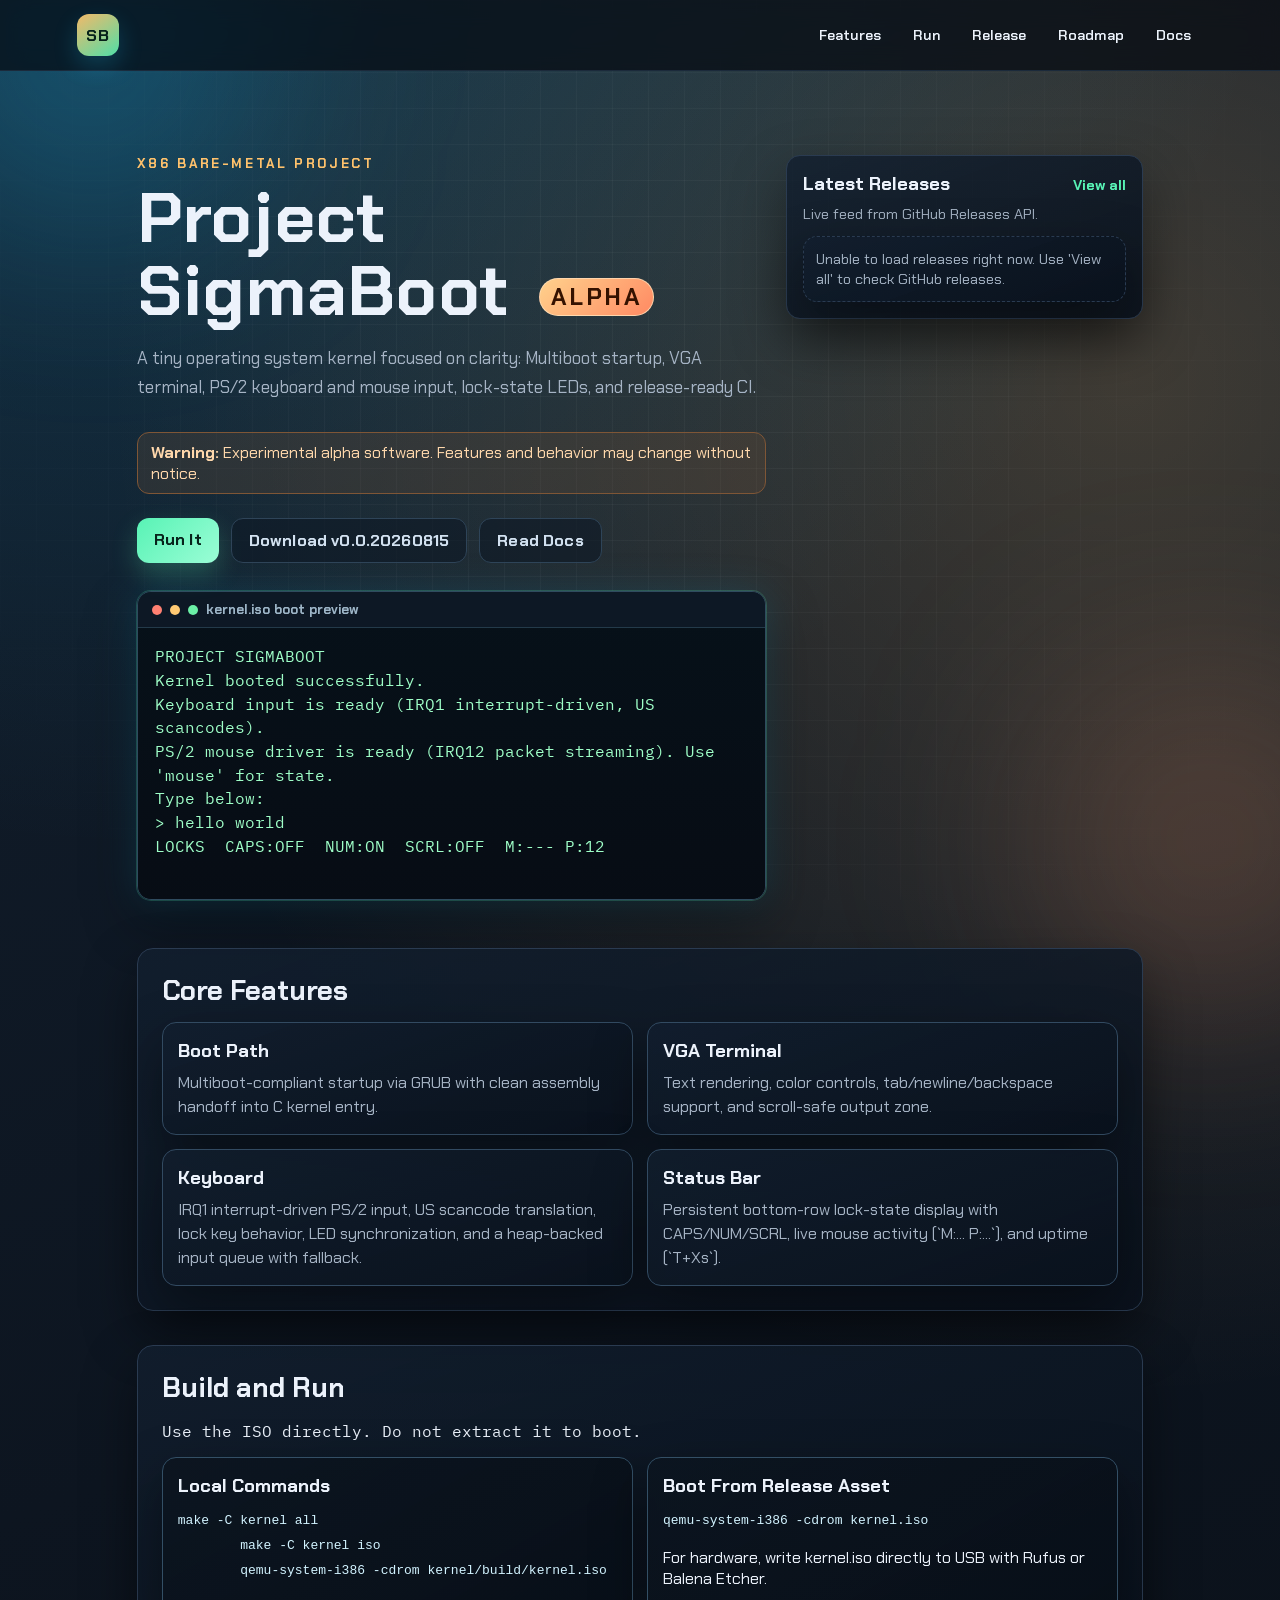
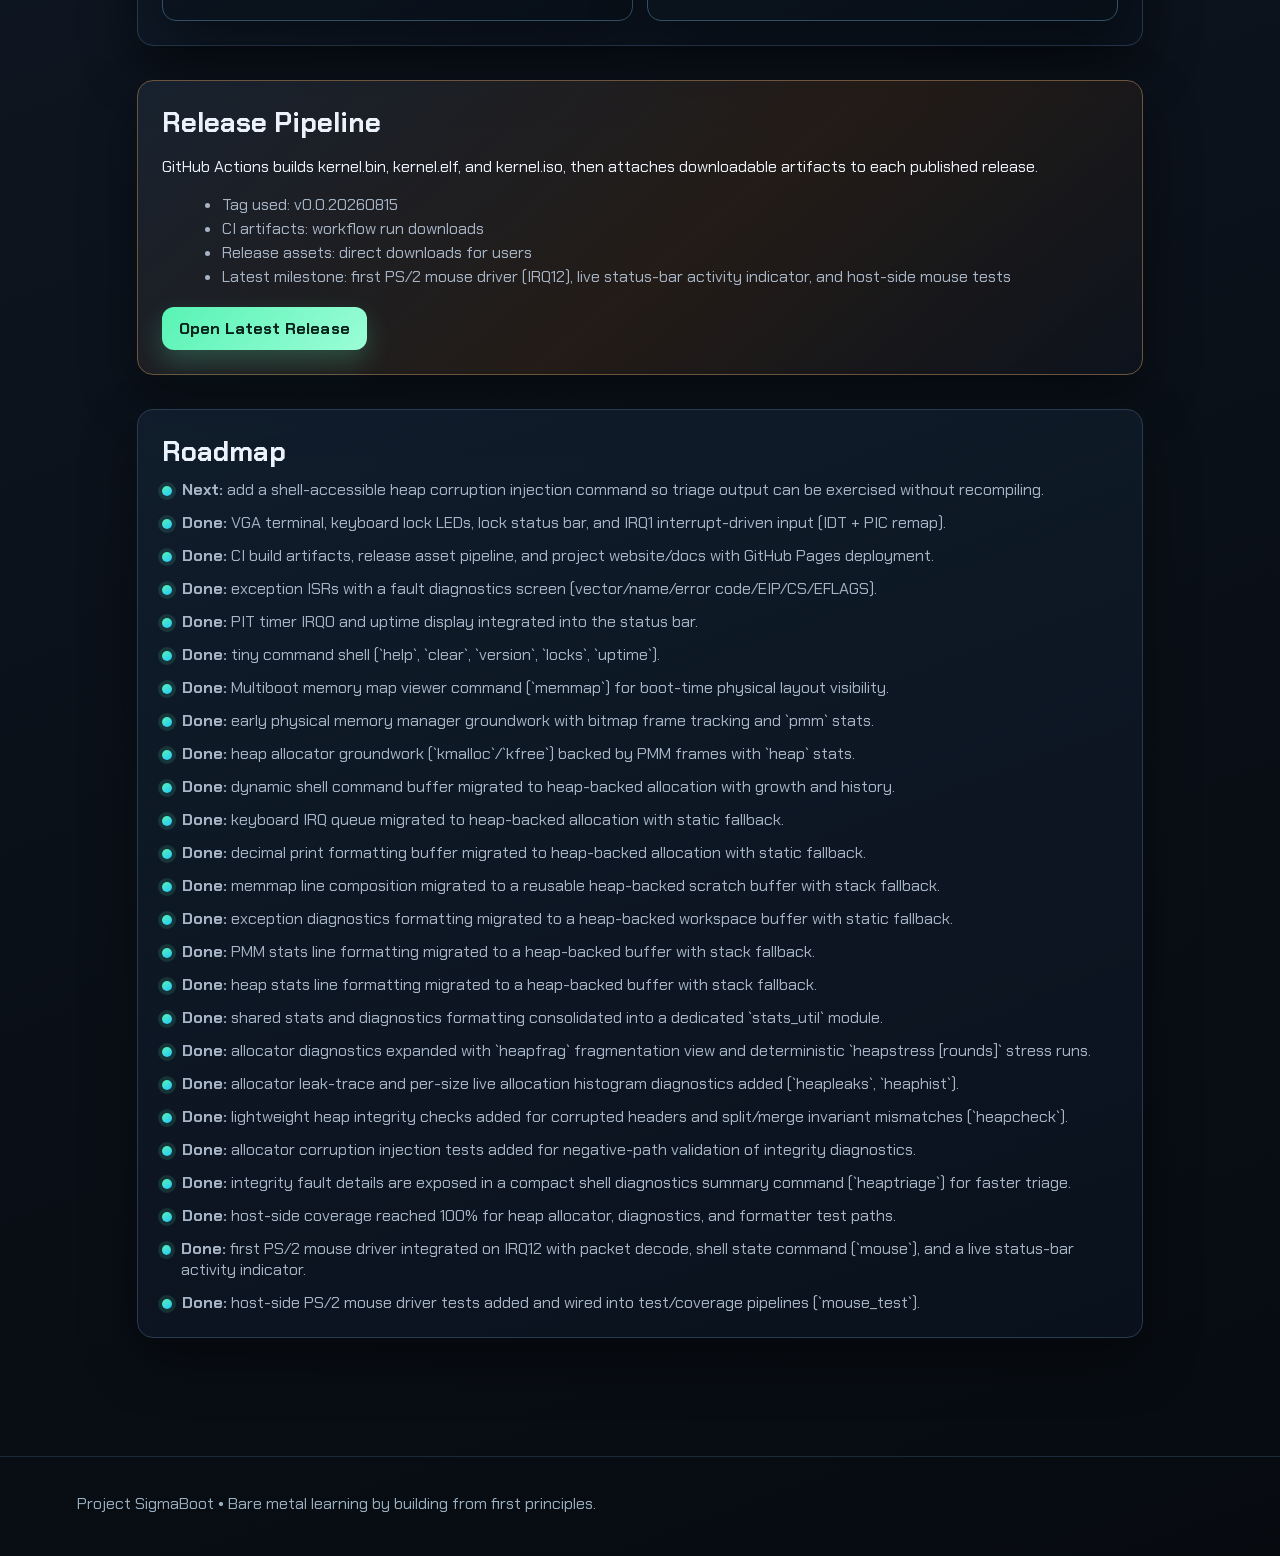
<file: site/index.html>
<!doctype html>
<html lang="en">
<head>
  <meta charset="UTF-8">
  <meta name="viewport" content="width=device-width, initial-scale=1.0">
  <title>Project SigmaBoot | Bare Metal, Visible</title>
  <meta name="description" content="Project SigmaBoot: a minimal x86 kernel with VGA terminal, interrupt-driven keyboard, shell, CI artifacts, and release pipeline.">
  <link rel="preconnect" href="https://fonts.googleapis.com">
  <link rel="preconnect" href="https://fonts.gstatic.com" crossorigin>
  <link href="https://fonts.googleapis.com/css2?family=Chakra+Petch:wght@400;600;700&family=IBM+Plex+Mono:wght@400;500;700&display=swap" rel="stylesheet">
  <link rel="stylesheet" href="styles.css">
</head>
<body>
  <div class="bg-grid" aria-hidden="true"></div>
  <header class="topbar">
    <div class="logo">SB</div>
    <nav>
      <a href="#features">Features</a>
      <a href="#run">Run</a>
      <a href="#release">Release</a>
      <a href="#roadmap">Roadmap</a>
      <a href="docs.html">Docs</a>
    </nav>
  </header>

  <main>
    <section class="hero reveal">
      <div class="hero-layout">
        <div class="hero-main">
          <p class="eyebrow">x86 Bare-Metal Project</p>
          <h1>Project SigmaBoot <span class="alpha-badge">ALPHA</span></h1>
          <p class="subtitle">
            A tiny operating system kernel focused on clarity: Multiboot startup,
            VGA terminal, PS/2 keyboard and mouse input, lock-state LEDs, and release-ready CI.
          </p>
          <p class="warning-note"><strong>Warning:</strong> Experimental alpha software. Features and behavior may change without notice.</p>
          <div class="cta-row">
            <a class="btn btn-primary" href="#run">Run It</a>
            <a class="btn btn-ghost" href="#release" id="download-latest-btn">Download v0.0.20260815</a>
            <a class="btn btn-ghost" href="docs.html">Read Docs</a>
          </div>
          <div class="terminal-glimpse" aria-label="Terminal preview">
            <div class="terminal-top">
              <span></span><span></span><span></span>
              <strong>kernel.iso boot preview</strong>
            </div>
            <pre>
PROJECT SIGMABOOT
Kernel booted successfully.
Keyboard input is ready (IRQ1 interrupt-driven, US scancodes).
PS/2 mouse driver is ready (IRQ12 packet streaming). Use 'mouse' for state.
Type below:
> hello world
LOCKS  CAPS:OFF  NUM:ON  SCRL:OFF  M:--- P:12
            </pre>
          </div>
        </div>

        <aside class="release-live" aria-labelledby="release-live-title">
          <div class="release-live-head">
            <h2 id="release-live-title">Latest Releases</h2>
            <a href="https://github.com/Zaid-maker/kernel/releases" target="_blank" rel="noopener noreferrer">View all</a>
          </div>
          <p class="release-live-sub">Live feed from GitHub Releases API.</p>
          <ul id="release-list" class="release-list">
            <li class="release-state">Loading releases...</li>
          </ul>
        </aside>
      </div>
    </section>

    <section id="features" class="panel reveal stagger">
      <h2>Core Features</h2>
      <div class="card-grid">
        <article class="card">
          <h3>Boot Path</h3>
          <p>Multiboot-compliant startup via GRUB with clean assembly handoff into C kernel entry.</p>
        </article>
        <article class="card">
          <h3>VGA Terminal</h3>
          <p>Text rendering, color controls, tab/newline/backspace support, and scroll-safe output zone.</p>
        </article>
        <article class="card">
          <h3>Keyboard</h3>
          <p>IRQ1 interrupt-driven PS/2 input, US scancode translation, lock key behavior, LED synchronization, and a heap-backed input queue with fallback.</p>
        </article>
        <article class="card">
          <h3>Status Bar</h3>
          <p>Persistent bottom-row lock-state display with CAPS/NUM/SCRL, live mouse activity (`M:... P:...`), and uptime (`T+Xs`).</p>
        </article>
      </div>
    </section>

    <section id="run" class="panel reveal stagger">
      <h2>Build and Run</h2>
      <p class="mono">Use the ISO directly. Do not extract it to boot.</p>
      <div class="split">
        <div class="code-box">
          <h3>Local Commands</h3>
            <pre><code>make -C kernel all
        make -C kernel iso
        qemu-system-i386 -cdrom kernel/build/kernel.iso</code></pre>
        </div>
        <div class="code-box">
          <h3>Boot From Release Asset</h3>
          <pre><code>qemu-system-i386 -cdrom kernel.iso</code></pre>
          <p>For hardware, write kernel.iso directly to USB with Rufus or Balena Etcher.</p>
        </div>
      </div>
    </section>

    <section id="release" class="panel accent reveal stagger">
      <h2>Release Pipeline</h2>
      <p>
        GitHub Actions builds kernel.bin, kernel.elf, and kernel.iso,
        then attaches downloadable artifacts to each published release.
      </p>
      <ul>
        <li>Tag used: v0.0.20260815</li>
        <li>CI artifacts: workflow run downloads</li>
        <li>Release assets: direct downloads for users</li>
        <li>Latest milestone: first PS/2 mouse driver (IRQ12), live status-bar activity indicator, and host-side mouse tests</li>
      </ul>
      <a class="btn btn-primary" href="https://github.com/Zaid-maker/kernel/releases/latest" id="release-link" target="_blank" rel="noopener noreferrer">Open Latest Release</a>
    </section>

    <section id="roadmap" class="panel reveal stagger">
      <h2>Roadmap</h2>
      <div class="timeline">
        <div class="point">
          <span></span>
          <p><strong>Next:</strong> add a shell-accessible heap corruption injection command so triage output can be exercised without recompiling.</p>
        </div>
        <div class="point">
          <span></span>
          <p><strong>Done:</strong> VGA terminal, keyboard lock LEDs, lock status bar, and IRQ1 interrupt-driven input (IDT + PIC remap).</p>
        </div>
        <div class="point">
          <span></span>
          <p><strong>Done:</strong> CI build artifacts, release asset pipeline, and project website/docs with GitHub Pages deployment.</p>
        </div>
        <div class="point">
          <span></span>
          <p><strong>Done:</strong> exception ISRs with a fault diagnostics screen (vector/name/error code/EIP/CS/EFLAGS).</p>
        </div>
        <div class="point">
          <span></span>
          <p><strong>Done:</strong> PIT timer IRQ0 and uptime display integrated into the status bar.</p>
        </div>
        <div class="point">
          <span></span>
          <p><strong>Done:</strong> tiny command shell (`help`, `clear`, `version`, `locks`, `uptime`).</p>
        </div>
        <div class="point">
          <span></span>
          <p><strong>Done:</strong> Multiboot memory map viewer command (`memmap`) for boot-time physical layout visibility.</p>
        </div>
        <div class="point">
          <span></span>
          <p><strong>Done:</strong> early physical memory manager groundwork with bitmap frame tracking and `pmm` stats.</p>
        </div>
        <div class="point">
          <span></span>
          <p><strong>Done:</strong> heap allocator groundwork (`kmalloc`/`kfree`) backed by PMM frames with `heap` stats.</p>
        </div>
        <div class="point">
          <span></span>
          <p><strong>Done:</strong> dynamic shell command buffer migrated to heap-backed allocation with growth and history.</p>
        </div>
        <div class="point">
          <span></span>
          <p><strong>Done:</strong> keyboard IRQ queue migrated to heap-backed allocation with static fallback.</p>
        </div>
        <div class="point">
          <span></span>
          <p><strong>Done:</strong> decimal print formatting buffer migrated to heap-backed allocation with static fallback.</p>
        </div>
        <div class="point">
          <span></span>
          <p><strong>Done:</strong> memmap line composition migrated to a reusable heap-backed scratch buffer with stack fallback.</p>
        </div>
        <div class="point">
          <span></span>
          <p><strong>Done:</strong> exception diagnostics formatting migrated to a heap-backed workspace buffer with static fallback.</p>
        </div>
        <div class="point">
          <span></span>
          <p><strong>Done:</strong> PMM stats line formatting migrated to a heap-backed buffer with stack fallback.</p>
        </div>
        <div class="point">
          <span></span>
          <p><strong>Done:</strong> heap stats line formatting migrated to a heap-backed buffer with stack fallback.</p>
        </div>
        <div class="point">
          <span></span>
          <p><strong>Done:</strong> shared stats and diagnostics formatting consolidated into a dedicated `stats_util` module.</p>
        </div>
        <div class="point">
          <span></span>
          <p><strong>Done:</strong> allocator diagnostics expanded with `heapfrag` fragmentation view and deterministic `heapstress [rounds]` stress runs.</p>
        </div>
        <div class="point">
          <span></span>
          <p><strong>Done:</strong> allocator leak-trace and per-size live allocation histogram diagnostics added (`heapleaks`, `heaphist`).</p>
        </div>
        <div class="point">
          <span></span>
          <p><strong>Done:</strong> lightweight heap integrity checks added for corrupted headers and split/merge invariant mismatches (`heapcheck`).</p>
        </div>
        <div class="point">
          <span></span>
          <p><strong>Done:</strong> allocator corruption injection tests added for negative-path validation of integrity diagnostics.</p>
        </div>
        <div class="point">
          <span></span>
          <p><strong>Done:</strong> integrity fault details are exposed in a compact shell diagnostics summary command (`heaptriage`) for faster triage.</p>
        </div>
        <div class="point">
          <span></span>
          <p><strong>Done:</strong> host-side coverage reached 100% for heap allocator, diagnostics, and formatter test paths.</p>
        </div>
        <div class="point">
          <span></span>
          <p><strong>Done:</strong> first PS/2 mouse driver integrated on IRQ12 with packet decode, shell state command (`mouse`), and a live status-bar activity indicator.</p>
        </div>
        <div class="point">
          <span></span>
          <p><strong>Done:</strong> host-side PS/2 mouse driver tests added and wired into test/coverage pipelines (`mouse_test`).</p>
        </div>
      </div>
    </section>
  </main>

  <footer>
    <p>Project SigmaBoot • Bare metal learning by building from first principles.</p>
  </footer>

  <script src="script.js"></script>
</body>
</html>
</file>
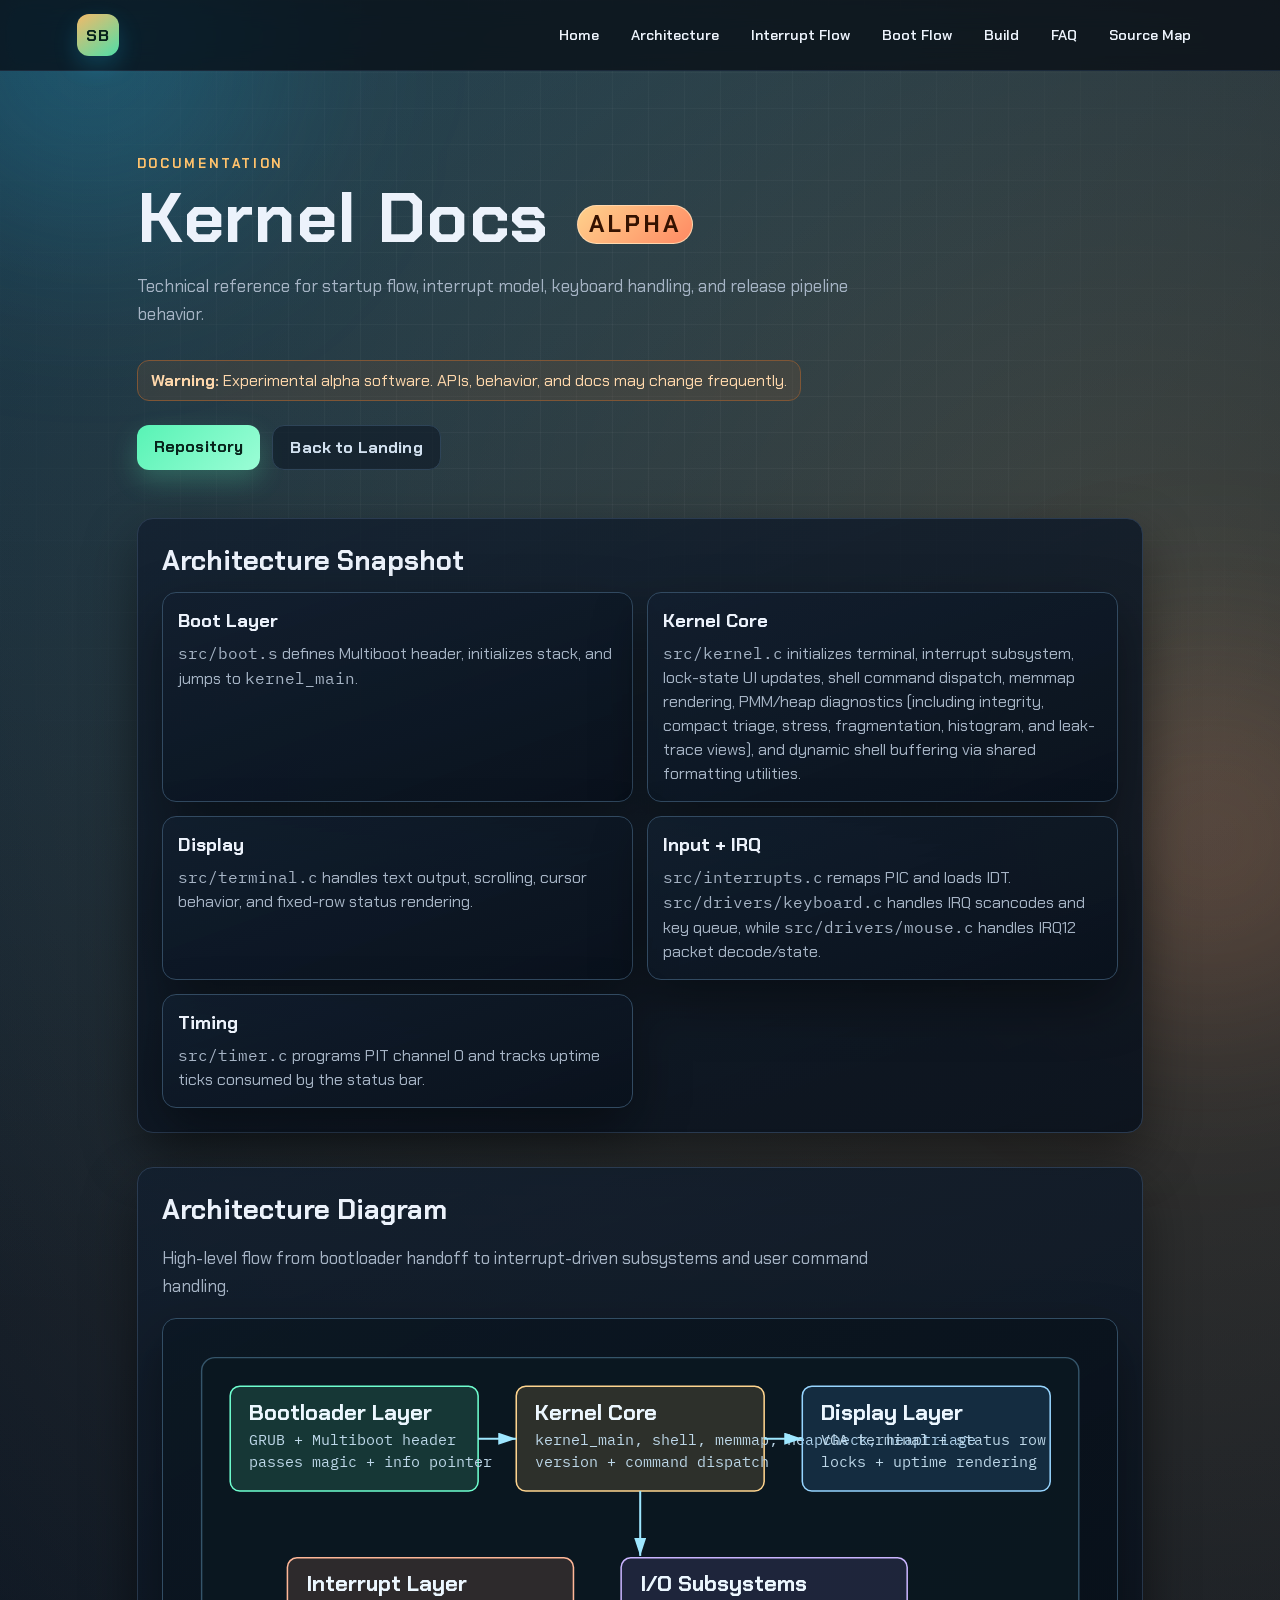
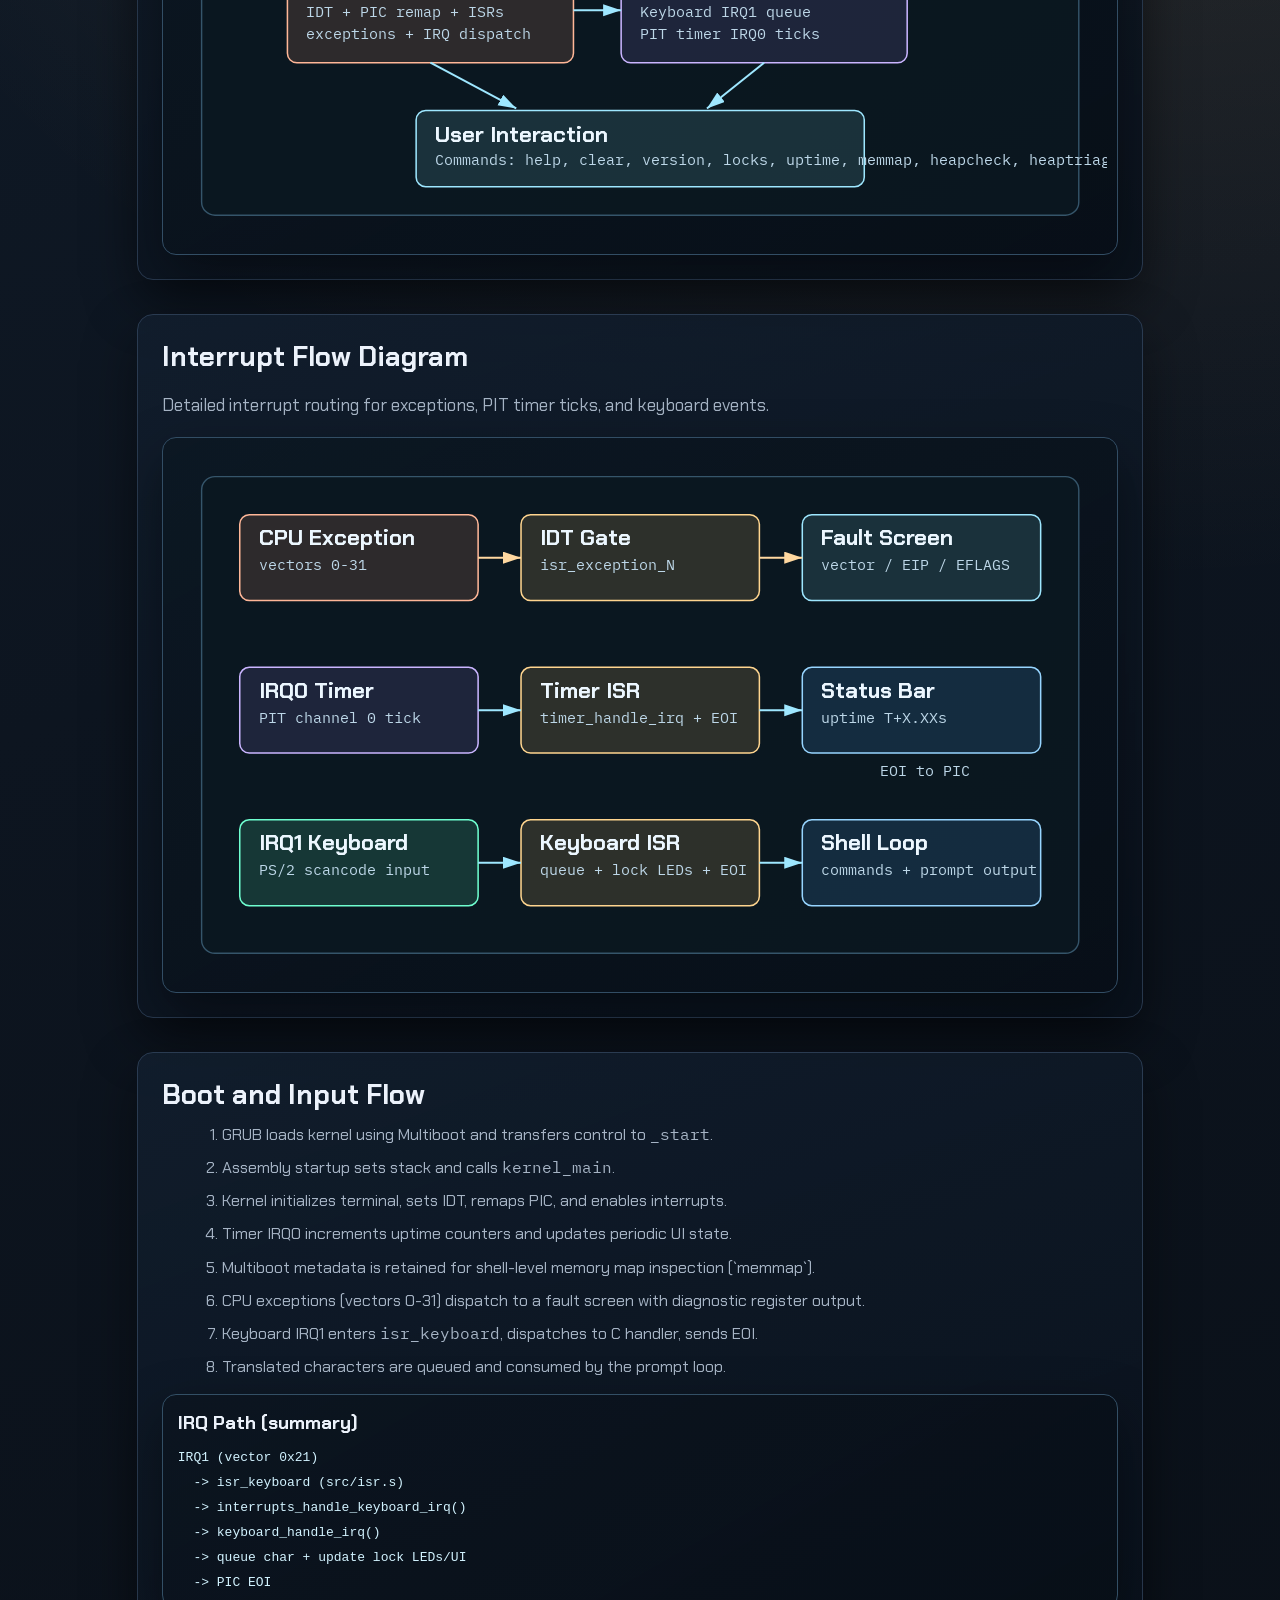
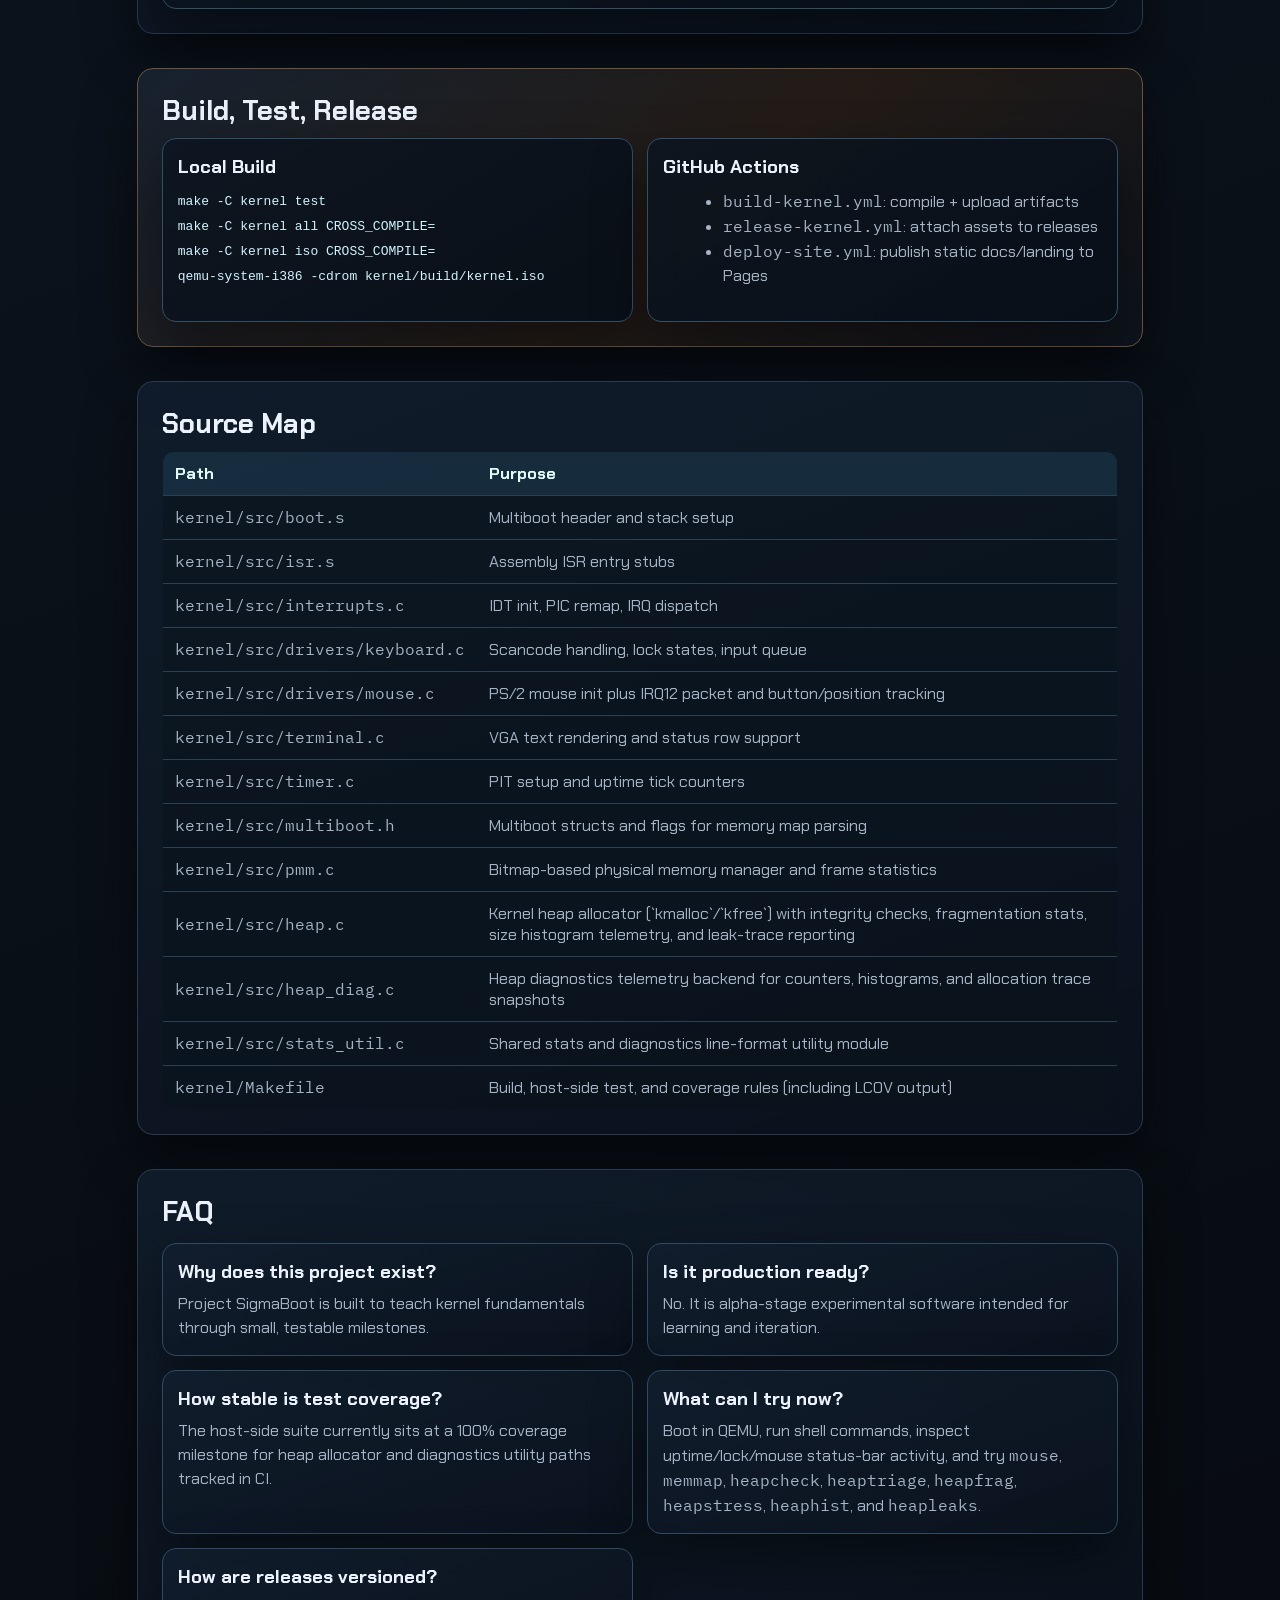
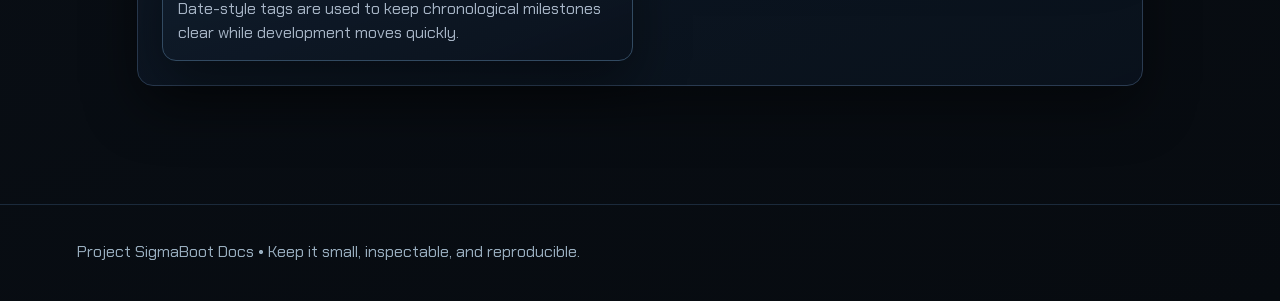
<file: site/docs.html>
<!doctype html>
<html lang="en">
<head>
  <meta charset="UTF-8">
  <meta name="viewport" content="width=device-width, initial-scale=1.0">
  <title>Project SigmaBoot Docs | Architecture and Build Guide</title>
  <meta name="description" content="Documentation for Project SigmaBoot: architecture, boot flow, keyboard IRQ path, shell, and release pipeline.">
  <link rel="preconnect" href="https://fonts.googleapis.com">
  <link rel="preconnect" href="https://fonts.gstatic.com" crossorigin>
  <link href="https://fonts.googleapis.com/css2?family=Chakra+Petch:wght@400;600;700&family=IBM+Plex+Mono:wght@400;500;700&display=swap" rel="stylesheet">
  <link rel="stylesheet" href="styles.css">
</head>
<body>
  <div class="bg-grid" aria-hidden="true"></div>
  <header class="topbar">
    <div class="logo">SB</div>
    <nav>
      <a href="index.html">Home</a>
      <a href="#architecture">Architecture</a>
      <a href="#interrupt-flow">Interrupt Flow</a>
      <a href="#flow">Boot Flow</a>
      <a href="#build">Build</a>
      <a href="#faq">FAQ</a>
      <a href="#files">Source Map</a>
    </nav>
  </header>

  <main>
    <section class="hero reveal">
      <p class="eyebrow">Documentation</p>
      <h1>Kernel Docs <span class="alpha-badge">ALPHA</span></h1>
      <p class="subtitle">
        Technical reference for startup flow, interrupt model, keyboard handling,
        and release pipeline behavior.
      </p>
      <p class="warning-note"><strong>Warning:</strong> Experimental alpha software. APIs, behavior, and docs may change frequently.</p>
      <div class="cta-row">
        <a class="btn btn-primary" href="https://github.com/Zaid-maker/kernel" target="_blank" rel="noopener noreferrer">Repository</a>
        <a class="btn btn-ghost" href="index.html">Back to Landing</a>
      </div>
    </section>

    <section id="architecture" class="panel reveal stagger">
      <h2>Architecture Snapshot</h2>
      <div class="doc-grid">
        <article class="doc-card">
          <h3>Boot Layer</h3>
          <p><span class="mono">src/boot.s</span> defines Multiboot header, initializes stack, and jumps to <span class="mono">kernel_main</span>.</p>
        </article>
        <article class="doc-card">
          <h3>Kernel Core</h3>
          <p><span class="mono">src/kernel.c</span> initializes terminal, interrupt subsystem, lock-state UI updates, shell command dispatch, memmap rendering, PMM/heap diagnostics (including integrity, compact triage, stress, fragmentation, histogram, and leak-trace views), and dynamic shell buffering via shared formatting utilities.</p>
        </article>
        <article class="doc-card">
          <h3>Display</h3>
          <p><span class="mono">src/terminal.c</span> handles text output, scrolling, cursor behavior, and fixed-row status rendering.</p>
        </article>
        <article class="doc-card">
          <h3>Input + IRQ</h3>
          <p><span class="mono">src/interrupts.c</span> remaps PIC and loads IDT. <span class="mono">src/drivers/keyboard.c</span> handles IRQ scancodes and key queue, while <span class="mono">src/drivers/mouse.c</span> handles IRQ12 packet decode/state.</p>
        </article>
        <article class="doc-card">
          <h3>Timing</h3>
          <p><span class="mono">src/timer.c</span> programs PIT channel 0 and tracks uptime ticks consumed by the status bar.</p>
        </article>
      </div>
    </section>

    <section class="panel reveal stagger" id="architecture-diagram">
      <h2>Architecture Diagram</h2>
      <p class="subtitle">High-level flow from bootloader handoff to interrupt-driven subsystems and user command handling.</p>
      <div class="diagram-wrap" role="img" aria-label="Project SigmaBoot architecture diagram">
        <svg class="arch-diagram" viewBox="0 0 980 540" xmlns="http://www.w3.org/2000/svg">
          <defs>
            <marker id="arrow" markerWidth="10" markerHeight="10" refX="9" refY="3" orient="auto" markerUnits="strokeWidth">
              <path d="M0,0 L0,6 L9,3 z" fill="#9ee7ff" />
            </marker>
          </defs>

          <rect x="30" y="30" width="920" height="480" rx="14" class="d-shell" />

          <rect x="60" y="60" width="260" height="110" rx="10" class="d-box d-boot" />
          <text x="80" y="95" class="d-title">Bootloader Layer</text>
          <text x="80" y="122" class="d-text">GRUB + Multiboot header</text>
          <text x="80" y="145" class="d-text">passes magic + info pointer</text>

          <rect x="360" y="60" width="260" height="110" rx="10" class="d-box d-core" />
          <text x="380" y="95" class="d-title">Kernel Core</text>
          <text x="380" y="122" class="d-text">kernel_main, shell, memmap, heapcheck, heaptriage</text>
          <text x="380" y="145" class="d-text">version + command dispatch</text>

          <rect x="660" y="60" width="260" height="110" rx="10" class="d-box d-display" />
          <text x="680" y="95" class="d-title">Display Layer</text>
          <text x="680" y="122" class="d-text">VGA terminal + status row</text>
          <text x="680" y="145" class="d-text">locks + uptime rendering</text>

          <rect x="120" y="240" width="300" height="110" rx="10" class="d-box d-int" />
          <text x="140" y="275" class="d-title">Interrupt Layer</text>
          <text x="140" y="302" class="d-text">IDT + PIC remap + ISRs</text>
          <text x="140" y="325" class="d-text">exceptions + IRQ dispatch</text>

          <rect x="470" y="240" width="300" height="110" rx="10" class="d-box d-io" />
          <text x="490" y="275" class="d-title">I/O Subsystems</text>
          <text x="490" y="302" class="d-text">Keyboard IRQ1 queue</text>
          <text x="490" y="325" class="d-text">PIT timer IRQ0 ticks</text>

          <rect x="255" y="400" width="470" height="80" rx="10" class="d-box d-user" />
          <text x="275" y="433" class="d-title">User Interaction</text>
          <text x="275" y="457" class="d-text">Commands: help, clear, version, locks, uptime, memmap, heapcheck, heaptriage, heapfrag, heapstress, heaphist, heapleaks</text>

          <line x1="320" y1="115" x2="360" y2="115" class="d-arrow" marker-end="url(#arrow)" />
          <line x1="620" y1="115" x2="660" y2="115" class="d-arrow" marker-end="url(#arrow)" />

          <line x1="490" y1="170" x2="490" y2="238" class="d-arrow" marker-end="url(#arrow)" />
          <line x1="420" y1="295" x2="470" y2="295" class="d-arrow" marker-end="url(#arrow)" />
          <line x1="270" y1="350" x2="360" y2="398" class="d-arrow" marker-end="url(#arrow)" />
          <line x1="620" y1="350" x2="560" y2="398" class="d-arrow" marker-end="url(#arrow)" />
        </svg>
      </div>
    </section>

    <section class="panel reveal stagger" id="interrupt-flow">
      <h2>Interrupt Flow Diagram</h2>
      <p class="subtitle">Detailed interrupt routing for exceptions, PIT timer ticks, and keyboard events.</p>
      <div class="diagram-wrap" role="img" aria-label="Interrupt flow diagram for Project SigmaBoot">
        <svg class="arch-diagram" viewBox="0 0 980 560" xmlns="http://www.w3.org/2000/svg">
          <defs>
            <marker id="arrow-flow" markerWidth="10" markerHeight="10" refX="9" refY="3" orient="auto" markerUnits="strokeWidth">
              <path d="M0,0 L0,6 L9,3 z" fill="#ffd8a0" />
            </marker>
            <marker id="arrow-flow-blue" markerWidth="10" markerHeight="10" refX="9" refY="3" orient="auto" markerUnits="strokeWidth">
              <path d="M0,0 L0,6 L9,3 z" fill="#9ee7ff" />
            </marker>
          </defs>

          <rect x="30" y="30" width="920" height="500" rx="14" class="d-shell" />

          <rect x="70" y="70" width="250" height="90" rx="10" class="d-box d-int" />
          <text x="90" y="102" class="d-title">CPU Exception</text>
          <text x="90" y="128" class="d-text">vectors 0-31</text>

          <rect x="365" y="70" width="250" height="90" rx="10" class="d-box d-core" />
          <text x="385" y="102" class="d-title">IDT Gate</text>
          <text x="385" y="128" class="d-text">isr_exception_N</text>

          <rect x="660" y="70" width="250" height="90" rx="10" class="d-box d-user" />
          <text x="680" y="102" class="d-title">Fault Screen</text>
          <text x="680" y="128" class="d-text">vector / EIP / EFLAGS</text>

          <rect x="70" y="230" width="250" height="90" rx="10" class="d-box d-io" />
          <text x="90" y="262" class="d-title">IRQ0 Timer</text>
          <text x="90" y="288" class="d-text">PIT channel 0 tick</text>

          <rect x="365" y="230" width="250" height="90" rx="10" class="d-box d-core" />
          <text x="385" y="262" class="d-title">Timer ISR</text>
          <text x="385" y="288" class="d-text">timer_handle_irq + EOI</text>

          <rect x="660" y="230" width="250" height="90" rx="10" class="d-box d-display" />
          <text x="680" y="262" class="d-title">Status Bar</text>
          <text x="680" y="288" class="d-text">uptime T+X.XXs</text>

          <rect x="70" y="390" width="250" height="90" rx="10" class="d-box d-boot" />
          <text x="90" y="422" class="d-title">IRQ1 Keyboard</text>
          <text x="90" y="448" class="d-text">PS/2 scancode input</text>

          <rect x="365" y="390" width="250" height="90" rx="10" class="d-box d-core" />
          <text x="385" y="422" class="d-title">Keyboard ISR</text>
          <text x="385" y="448" class="d-text">queue + lock LEDs + EOI</text>

          <rect x="660" y="390" width="250" height="90" rx="10" class="d-box d-display" />
          <text x="680" y="422" class="d-title">Shell Loop</text>
          <text x="680" y="448" class="d-text">commands + prompt output</text>

          <line x1="320" y1="115" x2="365" y2="115" class="d-arrow-warm" marker-end="url(#arrow-flow)" />
          <line x1="615" y1="115" x2="660" y2="115" class="d-arrow-warm" marker-end="url(#arrow-flow)" />

          <line x1="320" y1="275" x2="365" y2="275" class="d-arrow" marker-end="url(#arrow-flow-blue)" />
          <line x1="615" y1="275" x2="660" y2="275" class="d-arrow" marker-end="url(#arrow-flow-blue)" />

          <line x1="320" y1="435" x2="365" y2="435" class="d-arrow" marker-end="url(#arrow-flow-blue)" />
          <line x1="615" y1="435" x2="660" y2="435" class="d-arrow" marker-end="url(#arrow-flow-blue)" />

          <text x="742" y="344" class="d-text">EOI to PIC</text>
        </svg>
      </div>
    </section>

    <section id="flow" class="panel reveal stagger">
      <h2>Boot and Input Flow</h2>
      <ol class="doc-list">
        <li>GRUB loads kernel using Multiboot and transfers control to <span class="mono">_start</span>.</li>
        <li>Assembly startup sets stack and calls <span class="mono">kernel_main</span>.</li>
        <li>Kernel initializes terminal, sets IDT, remaps PIC, and enables interrupts.</li>
        <li>Timer IRQ0 increments uptime counters and updates periodic UI state.</li>
        <li>Multiboot metadata is retained for shell-level memory map inspection (`memmap`).</li>
        <li>CPU exceptions (vectors 0-31) dispatch to a fault screen with diagnostic register output.</li>
        <li>Keyboard IRQ1 enters <span class="mono">isr_keyboard</span>, dispatches to C handler, sends EOI.</li>
        <li>Translated characters are queued and consumed by the prompt loop.</li>
      </ol>
      <div class="code-box">
        <h3>IRQ Path (summary)</h3>
        <pre><code>IRQ1 (vector 0x21)
  -> isr_keyboard (src/isr.s)
  -> interrupts_handle_keyboard_irq()
  -> keyboard_handle_irq()
  -> queue char + update lock LEDs/UI
  -> PIC EOI</code></pre>
      </div>
    </section>

    <section id="build" class="panel accent reveal stagger">
      <h2>Build, Test, Release</h2>
      <div class="split">
        <div class="code-box">
          <h3>Local Build</h3>
          <pre><code>make -C kernel test
make -C kernel all CROSS_COMPILE=
make -C kernel iso CROSS_COMPILE=
qemu-system-i386 -cdrom kernel/build/kernel.iso</code></pre>
        </div>
        <div class="code-box">
          <h3>GitHub Actions</h3>
          <ul>
            <li><span class="mono">build-kernel.yml</span>: compile + upload artifacts</li>
            <li><span class="mono">release-kernel.yml</span>: attach assets to releases</li>
            <li><span class="mono">deploy-site.yml</span>: publish static docs/landing to Pages</li>
          </ul>
        </div>
      </div>
    </section>

    <section id="files" class="panel reveal stagger">
      <h2>Source Map</h2>
      <table class="doc-table">
        <thead>
          <tr>
            <th>Path</th>
            <th>Purpose</th>
          </tr>
        </thead>
        <tbody>
          <tr>
            <td class="mono">kernel/src/boot.s</td>
            <td>Multiboot header and stack setup</td>
          </tr>
          <tr>
            <td class="mono">kernel/src/isr.s</td>
            <td>Assembly ISR entry stubs</td>
          </tr>
          <tr>
            <td class="mono">kernel/src/interrupts.c</td>
            <td>IDT init, PIC remap, IRQ dispatch</td>
          </tr>
          <tr>
            <td class="mono">kernel/src/drivers/keyboard.c</td>
            <td>Scancode handling, lock states, input queue</td>
          </tr>
          <tr>
            <td class="mono">kernel/src/drivers/mouse.c</td>
            <td>PS/2 mouse init plus IRQ12 packet and button/position tracking</td>
          </tr>
          <tr>
            <td class="mono">kernel/src/terminal.c</td>
            <td>VGA text rendering and status row support</td>
          </tr>
          <tr>
            <td class="mono">kernel/src/timer.c</td>
            <td>PIT setup and uptime tick counters</td>
          </tr>
          <tr>
            <td class="mono">kernel/src/multiboot.h</td>
            <td>Multiboot structs and flags for memory map parsing</td>
          </tr>
          <tr>
            <td class="mono">kernel/src/pmm.c</td>
            <td>Bitmap-based physical memory manager and frame statistics</td>
          </tr>
          <tr>
            <td class="mono">kernel/src/heap.c</td>
            <td>Kernel heap allocator (`kmalloc`/`kfree`) with integrity checks, fragmentation stats, size histogram telemetry, and leak-trace reporting</td>
          </tr>
          <tr>
            <td class="mono">kernel/src/heap_diag.c</td>
            <td>Heap diagnostics telemetry backend for counters, histograms, and allocation trace snapshots</td>
          </tr>
          <tr>
            <td class="mono">kernel/src/stats_util.c</td>
            <td>Shared stats and diagnostics line-format utility module</td>
          </tr>
          <tr>
            <td class="mono">kernel/Makefile</td>
            <td>Build, host-side test, and coverage rules (including LCOV output)</td>
          </tr>
        </tbody>
      </table>
    </section>

    <section id="faq" class="panel reveal stagger">
      <h2>FAQ</h2>
      <div class="doc-grid">
        <article class="doc-card">
          <h3>Why does this project exist?</h3>
          <p>Project SigmaBoot is built to teach kernel fundamentals through small, testable milestones.</p>
        </article>
        <article class="doc-card">
          <h3>Is it production ready?</h3>
          <p>No. It is alpha-stage experimental software intended for learning and iteration.</p>
        </article>
        <article class="doc-card">
          <h3>How stable is test coverage?</h3>
          <p>The host-side suite currently sits at a 100% coverage milestone for heap allocator and diagnostics utility paths tracked in CI.</p>
        </article>
        <article class="doc-card">
          <h3>What can I try now?</h3>
          <p>Boot in QEMU, run shell commands, inspect uptime/lock/mouse status-bar activity, and try <span class="mono">mouse</span>, <span class="mono">memmap</span>, <span class="mono">heapcheck</span>, <span class="mono">heaptriage</span>, <span class="mono">heapfrag</span>, <span class="mono">heapstress</span>, <span class="mono">heaphist</span>, and <span class="mono">heapleaks</span>.</p>
        </article>
        <article class="doc-card">
          <h3>How are releases versioned?</h3>
          <p>Date-style tags are used to keep chronological milestones clear while development moves quickly.</p>
        </article>
      </div>
    </section>
  </main>

  <footer>
    <p>Project SigmaBoot Docs • Keep it small, inspectable, and reproducible.</p>
  </footer>

  <script src="script.js"></script>
</body>
</html>
</file>
<file: site/styles.css>
:root {
  --bg-0: #070b10;
  --bg-1: #0d1520;
  --bg-2: #121f2e;
  --ink: #ecf2fb;
  --ink-dim: #a6b4c5;
  --line: #2a3b51;
  --line-soft: #1b2a3b;
  --brand: #58f3b5;
  --brand-2: #23c8ff;
  --signal: #ffc26c;
  --danger: #ff996f;
  --warning-border: #7f5636;
  --warning-bg: rgba(127, 86, 54, 0.22);
  --warning-text: #ffd8ac;
  --card: linear-gradient(160deg, rgba(18, 31, 47, 0.82), rgba(10, 18, 29, 0.92));
  --shadow: 0 22px 54px rgba(0, 0, 0, 0.42);
  --glow: 0 0 0 1px rgba(88, 243, 181, 0.2), 0 0 36px rgba(35, 200, 255, 0.16);
}

* {
  box-sizing: border-box;
}

html,
body {
  margin: 0;
  padding: 0;
  color: var(--ink);
  font-family: "Chakra Petch", sans-serif;
  background:
    radial-gradient(circle at 12% -10%, rgba(35, 200, 255, 0.2), transparent 32%),
    radial-gradient(circle at 88% 12%, rgba(255, 194, 108, 0.2), transparent 34%),
    linear-gradient(160deg, var(--bg-2) 0%, var(--bg-1) 42%, var(--bg-0) 100%);
}

body {
  min-height: 100vh;
  position: relative;
  overflow-x: hidden;
}

body::before,
body::after {
  content: "";
  position: fixed;
  inset: auto;
  width: 360px;
  height: 360px;
  border-radius: 999px;
  filter: blur(100px);
  pointer-events: none;
  z-index: 0;
}

body::before {
  top: -130px;
  left: -90px;
  background: rgba(35, 200, 255, 0.2);
}

body::after {
  right: -110px;
  bottom: -120px;
  background: rgba(255, 153, 111, 0.18);
}

.bg-grid {
  position: fixed;
  inset: 0;
  background-image:
    linear-gradient(rgba(255, 255, 255, 0.035) 1px, transparent 1px),
    linear-gradient(90deg, rgba(255, 255, 255, 0.035) 1px, transparent 1px);
  background-size: 36px 36px;
  -webkit-mask-image: radial-gradient(circle at 50% 45%, black 28%, transparent 95%);
  mask-image: radial-gradient(circle at 50% 45%, black 28%, transparent 95%);
  pointer-events: none;
  z-index: 0;
}

.topbar {
  position: sticky;
  top: 0;
  z-index: 20;
  display: flex;
  justify-content: space-between;
  align-items: center;
  gap: 12px;
  padding: 14px 6vw;
  border-bottom: 1px solid var(--line-soft);
  background: rgba(7, 12, 18, 0.74);
  backdrop-filter: blur(13px) saturate(120%);
}

.logo {
  width: 42px;
  height: 42px;
  border-radius: 12px;
  display: grid;
  place-items: center;
  font-weight: 700;
  letter-spacing: 0.08em;
  background:
    linear-gradient(145deg, rgba(255, 194, 108, 0.95), rgba(88, 243, 181, 0.9));
  color: #06211a;
  box-shadow: 0 10px 24px rgba(35, 200, 255, 0.2);
}

.topbar nav {
  display: flex;
  gap: 8px;
  flex-wrap: wrap;
}

.topbar a {
  color: var(--ink);
  text-decoration: none;
  font-weight: 600;
  font-size: 0.9rem;
  padding: 7px 11px;
  border-radius: 999px;
  border: 1px solid transparent;
  transition: color 180ms ease, border-color 180ms ease, background 180ms ease;
}

.topbar a:hover {
  color: #c8fff2;
  border-color: #2f4b62;
  background: rgba(23, 39, 55, 0.68);
}

.topbar a:focus-visible,
.cta-row .btn:focus-visible {
  color: #c8fff2;
  border-color: #2f4b62;
  background: rgba(23, 39, 55, 0.68);
  outline: 2px solid #7cf5d8;
  outline-offset: 2px;
  box-shadow: 0 0 0 4px rgba(35, 200, 255, 0.24);
}

.btn:focus-visible {
  outline: 2px solid #7cf5d8;
  outline-offset: 2px;
  box-shadow: 0 0 0 4px rgba(35, 200, 255, 0.24);
}

.btn-ghost:focus-visible,
.btn-primary:focus-visible {
  transform: translateY(-2px);
}

main {
  position: relative;
  z-index: 1;
  max-width: 1160px;
  margin: 0 auto;
  padding: 30px 6vw 80px;
}

.hero {
  padding: 54px 0 14px;
}

.hero-layout {
  display: grid;
  grid-template-columns: minmax(0, 1.5fr) minmax(320px, 0.85fr);
  gap: 20px;
  align-items: start;
}

.eyebrow {
  color: var(--signal);
  text-transform: uppercase;
  letter-spacing: 0.2em;
  font-weight: 700;
  margin: 0;
  font-size: 0.82rem;
}

h1 {
  margin: 10px 0 16px;
  font-size: clamp(2.2rem, 5.9vw, 4.4rem);
  letter-spacing: 0.01em;
  line-height: 1.03;
  text-wrap: balance;
}

.alpha-badge {
  display: inline-block;
  vertical-align: middle;
  margin-left: 10px;
  padding: 4px 11px;
  border-radius: 999px;
  font-size: 0.34em;
  letter-spacing: 0.12em;
  line-height: 1.2;
  background: linear-gradient(135deg, #ffd18c, #ff8a63);
  color: #351200;
  border: 1px solid rgba(255, 224, 186, 0.8);
}

.subtitle {
  max-width: 760px;
  color: var(--ink-dim);
  font-size: 1.08rem;
  line-height: 1.64;
}

.warning-note {
  margin: 14px 0 0;
  display: inline-block;
  border: 1px solid var(--warning-border);
  background: var(--warning-bg);
  color: var(--warning-text);
  padding: 9px 13px;
  border-radius: 12px;
}

.cta-row {
  margin-top: 24px;
  display: flex;
  gap: 12px;
  flex-wrap: wrap;
}

.btn {
  display: inline-block;
  padding: 11px 17px;
  border-radius: 12px;
  text-decoration: none;
  font-weight: 700;
  letter-spacing: 0.01em;
  transition: transform 180ms ease, box-shadow 180ms ease, border-color 180ms ease;
}

.btn:hover {
  transform: translateY(-2px);
}

.btn-primary {
  color: #07231b;
  background: linear-gradient(135deg, var(--brand), #9bfdd6);
  box-shadow: 0 11px 26px rgba(88, 243, 181, 0.24);
}

.btn-ghost {
  border: 1px solid #2e4458;
  color: #d2e1f0;
  background: rgba(14, 25, 38, 0.62);
}

.btn-ghost:hover {
  box-shadow: 0 0 0 1px rgba(35, 200, 255, 0.28);
}

.release-live,
.panel,
.code-box,
.card,
.doc-card,
.diagram-wrap,
.terminal-glimpse,
.release-item,
.release-state {
  border: 1px solid var(--line);
  border-radius: 14px;
  background: var(--card);
  box-shadow: var(--shadow);
}

.release-live {
  padding: 16px;
}

.release-live-head {
  display: flex;
  align-items: baseline;
  justify-content: space-between;
  gap: 8px;
}

.release-live-head h2 {
  margin: 0;
  font-size: 1.16rem;
}

.release-live-head a {
  color: var(--brand);
  text-decoration: none;
  font-weight: 700;
  font-size: 0.9rem;
}

.release-live-sub {
  margin: 8px 0 12px;
  color: var(--ink-dim);
  font-size: 0.92rem;
}

.release-list {
  list-style: none;
  margin: 0;
  padding: 0;
  display: grid;
  gap: 9px;
}

.release-item {
  padding: 11px;
  border-color: #30475e;
}

.release-item-top {
  display: flex;
  justify-content: space-between;
  align-items: center;
  gap: 8px;
}

.release-tag {
  color: #e8f5ff;
  text-decoration: none;
  font-weight: 700;
}

.release-tag:hover {
  color: #9efbe2;
}

.release-badge {
  font-size: 0.72rem;
  text-transform: uppercase;
  letter-spacing: 0.08em;
  border-radius: 999px;
  padding: 2px 8px;
  border: 1px solid #4c7190;
  color: #caebff;
}

.release-badge.pre {
  border-color: #8a5f38;
  color: #ffd8b0;
}

.release-meta {
  margin-top: 7px;
  color: var(--ink-dim);
  font-size: 0.86rem;
  display: flex;
  justify-content: space-between;
  gap: 8px;
}

.release-actions {
  margin-top: 8px;
  display: flex;
  justify-content: flex-end;
}

.release-asset-link {
  color: #8ef8d7;
  text-decoration: none;
  font-weight: 700;
  font-size: 0.84rem;
  border: 1px solid #33576e;
  border-radius: 8px;
  padding: 5px 9px;
  background: rgba(10, 31, 42, 0.56);
}

.release-asset-link:hover {
  color: #c7fff0;
}

.release-state {
  padding: 12px;
  border-style: dashed;
  color: var(--ink-dim);
  font-size: 0.92rem;
}

.terminal-glimpse {
  margin-top: 28px;
  overflow: hidden;
  border-color: #2f4b5f;
  box-shadow: var(--glow), var(--shadow);
}

.terminal-top {
  display: flex;
  align-items: center;
  gap: 8px;
  border-bottom: 1px solid #233a4a;
  padding: 9px 14px;
  font-size: 0.82rem;
  color: #9db5c7;
  background: rgba(13, 25, 37, 0.95);
}

.terminal-top span {
  width: 10px;
  height: 10px;
  border-radius: 50%;
}

.terminal-top span:nth-child(1) {
  background: #ff8072;
}

.terminal-top span:nth-child(2) {
  background: #ffca73;
}

.terminal-top span:nth-child(3) {
  background: #6bf0a6;
}

.terminal-glimpse pre {
  margin: 0;
  padding: 17px;
  font-family: "IBM Plex Mono", monospace;
  color: #9fffc8;
  white-space: pre-wrap;
  line-height: 1.48;
  background:
    linear-gradient(180deg, rgba(6, 16, 24, 0.95), rgba(7, 12, 20, 0.95));
}

.panel {
  margin-top: 34px;
  padding: 24px;
  border-radius: 16px;
}

.panel h2 {
  margin: 0 0 10px;
  font-size: 1.72rem;
}

.card-grid,
.doc-grid {
  margin-top: 14px;
  display: grid;
  grid-template-columns: repeat(2, minmax(0, 1fr));
  gap: 14px;
}

.card,
.doc-card {
  padding: 15px;
  border-color: #324a61;
}

.card h3,
.doc-card h3,
.code-box h3 {
  margin: 0 0 8px;
}

.card p,
.doc-card p {
  margin: 0;
  color: var(--ink-dim);
  line-height: 1.5;
}

.mono {
  font-family: "IBM Plex Mono", monospace;
}

.split {
  display: grid;
  grid-template-columns: repeat(2, minmax(0, 1fr));
  gap: 14px;
}

.code-box {
  padding: 15px;
  border-color: #334f65;
  background: linear-gradient(150deg, rgba(12, 21, 32, 0.84), rgba(8, 15, 24, 0.94));
}

.code-box pre {
  margin: 0;
  overflow-x: auto;
  font-family: "IBM Plex Mono", monospace;
  color: #d2f3ff;
  line-height: 1.54;
}

.accent {
  border-color: #6d553d;
  background:
    linear-gradient(140deg, rgba(26, 37, 51, 0.84) 0%, rgba(43, 31, 22, 0.76) 55%, rgba(14, 20, 30, 0.92) 100%);
}

.panel ul {
  margin: 10px 0 18px 20px;
  color: var(--ink-dim);
  line-height: 1.5;
}

.timeline {
  display: grid;
  gap: 12px;
}

.point {
  display: flex;
  align-items: flex-start;
  gap: 10px;
}

.point span {
  margin-top: 7px;
  width: 10px;
  height: 10px;
  border-radius: 50%;
  background: linear-gradient(145deg, var(--brand), var(--brand-2));
  box-shadow: 0 0 0 4px rgba(88, 243, 181, 0.13);
}

.point p {
  margin: 0;
  color: var(--ink-dim);
}

.doc-list {
  margin: 0 0 14px 20px;
  color: var(--ink-dim);
  line-height: 1.58;
}

.doc-list li {
  margin-bottom: 8px;
}

.doc-table {
  width: 100%;
  border-collapse: collapse;
  overflow: hidden;
  border-radius: 12px;
  border: 1px solid #334d64;
}

.doc-table th,
.doc-table td {
  text-align: left;
  padding: 11px 12px;
  border-bottom: 1px solid #2a4154;
}

.doc-table thead th {
  color: #e2fcf5;
  background: rgba(24, 49, 67, 0.84);
}

.doc-table tbody td {
  color: var(--ink-dim);
  background: rgba(10, 21, 29, 0.6);
}

.doc-table tbody tr:last-child td {
  border-bottom: none;
}

.diagram-wrap {
  margin-top: 12px;
  border-color: #324d64;
  padding: 10px;
  background: linear-gradient(150deg, rgba(12, 24, 35, 0.86), rgba(8, 15, 24, 0.95));
}

.arch-diagram {
  width: 100%;
  height: auto;
  display: block;
}

.d-shell {
  fill: rgba(11, 24, 33, 0.9);
  stroke: #35556a;
  stroke-width: 1.5;
}

.d-box {
  stroke-width: 1.6;
}

.d-boot {
  fill: rgba(90, 244, 180, 0.14);
  stroke: #6fffd0;
}

.d-core {
  fill: rgba(255, 194, 108, 0.14);
  stroke: #ffd58f;
}

.d-display {
  fill: rgba(79, 172, 254, 0.14);
  stroke: #97d5ff;
}

.d-int {
  fill: rgba(255, 153, 111, 0.14);
  stroke: #ffb798;
}

.d-io {
  fill: rgba(174, 142, 255, 0.12);
  stroke: #cab5ff;
}

.d-user {
  fill: rgba(139, 233, 253, 0.12);
  stroke: #9ee7ff;
}

.d-title {
  font-family: "Chakra Petch", sans-serif;
  font-size: 23px;
  font-weight: 700;
  fill: #ecf7ff;
}

.d-text {
  font-family: "IBM Plex Mono", monospace;
  font-size: 16px;
  fill: #bdd7e8;
}

.d-arrow {
  stroke: #9ee7ff;
  stroke-width: 2.1;
}

.d-arrow-warm {
  stroke: #ffd8a0;
  stroke-width: 2.1;
}

footer {
  position: relative;
  z-index: 1;
  border-top: 1px solid var(--line-soft);
  margin-top: 38px;
  padding: 20px 6vw 26px;
  color: #99aebf;
}

.reveal {
  opacity: 0;
  transform: translateY(12px);
  animation: rise-in 620ms cubic-bezier(0.21, 0.95, 0.32, 1) forwards;
}

.stagger > * {
  opacity: 0;
  transform: translateY(12px);
  animation: rise-in 620ms cubic-bezier(0.21, 0.95, 0.32, 1) forwards;
}

.stagger > :nth-child(1) { animation-delay: 80ms; }
.stagger > :nth-child(2) { animation-delay: 170ms; }
.stagger > :nth-child(3) { animation-delay: 260ms; }
.stagger > :nth-child(4) { animation-delay: 350ms; }
.stagger > :nth-child(5) { animation-delay: 440ms; }

@keyframes rise-in {
  to {
    opacity: 1;
    transform: translateY(0);
  }
}

@media (prefers-reduced-motion: reduce) {
  .reveal,
  .stagger > * {
    animation: none !important;
    transform: none !important;
    opacity: 1 !important;
  }
}

@media (max-width: 920px) {
  .hero-layout,
  .card-grid,
  .split,
  .doc-grid {
    grid-template-columns: 1fr;
  }

  .topbar {
    flex-wrap: wrap;
  }

  .d-title {
    font-size: 20px;
  }

  .d-text {
    font-size: 14px;
  }

  .d-arrow,
  .d-arrow-warm {
    stroke-width: 1.8;
  }
}

@media (max-width: 560px) {
  main {
    padding-left: 4.8vw;
    padding-right: 4.8vw;
  }

  .hero {
    padding-top: 34px;
  }

  h1 {
    font-size: 2.05rem;
  }

  .panel,
  .release-live {
    padding: 16px;
  }

  .btn {
    width: 100%;
    text-align: center;
  }

  .d-title {
    font-size: 17px;
  }

  .d-text {
    font-size: 12px;
  }

  .diagram-wrap {
    padding: 6px;
  }
}
</file>
